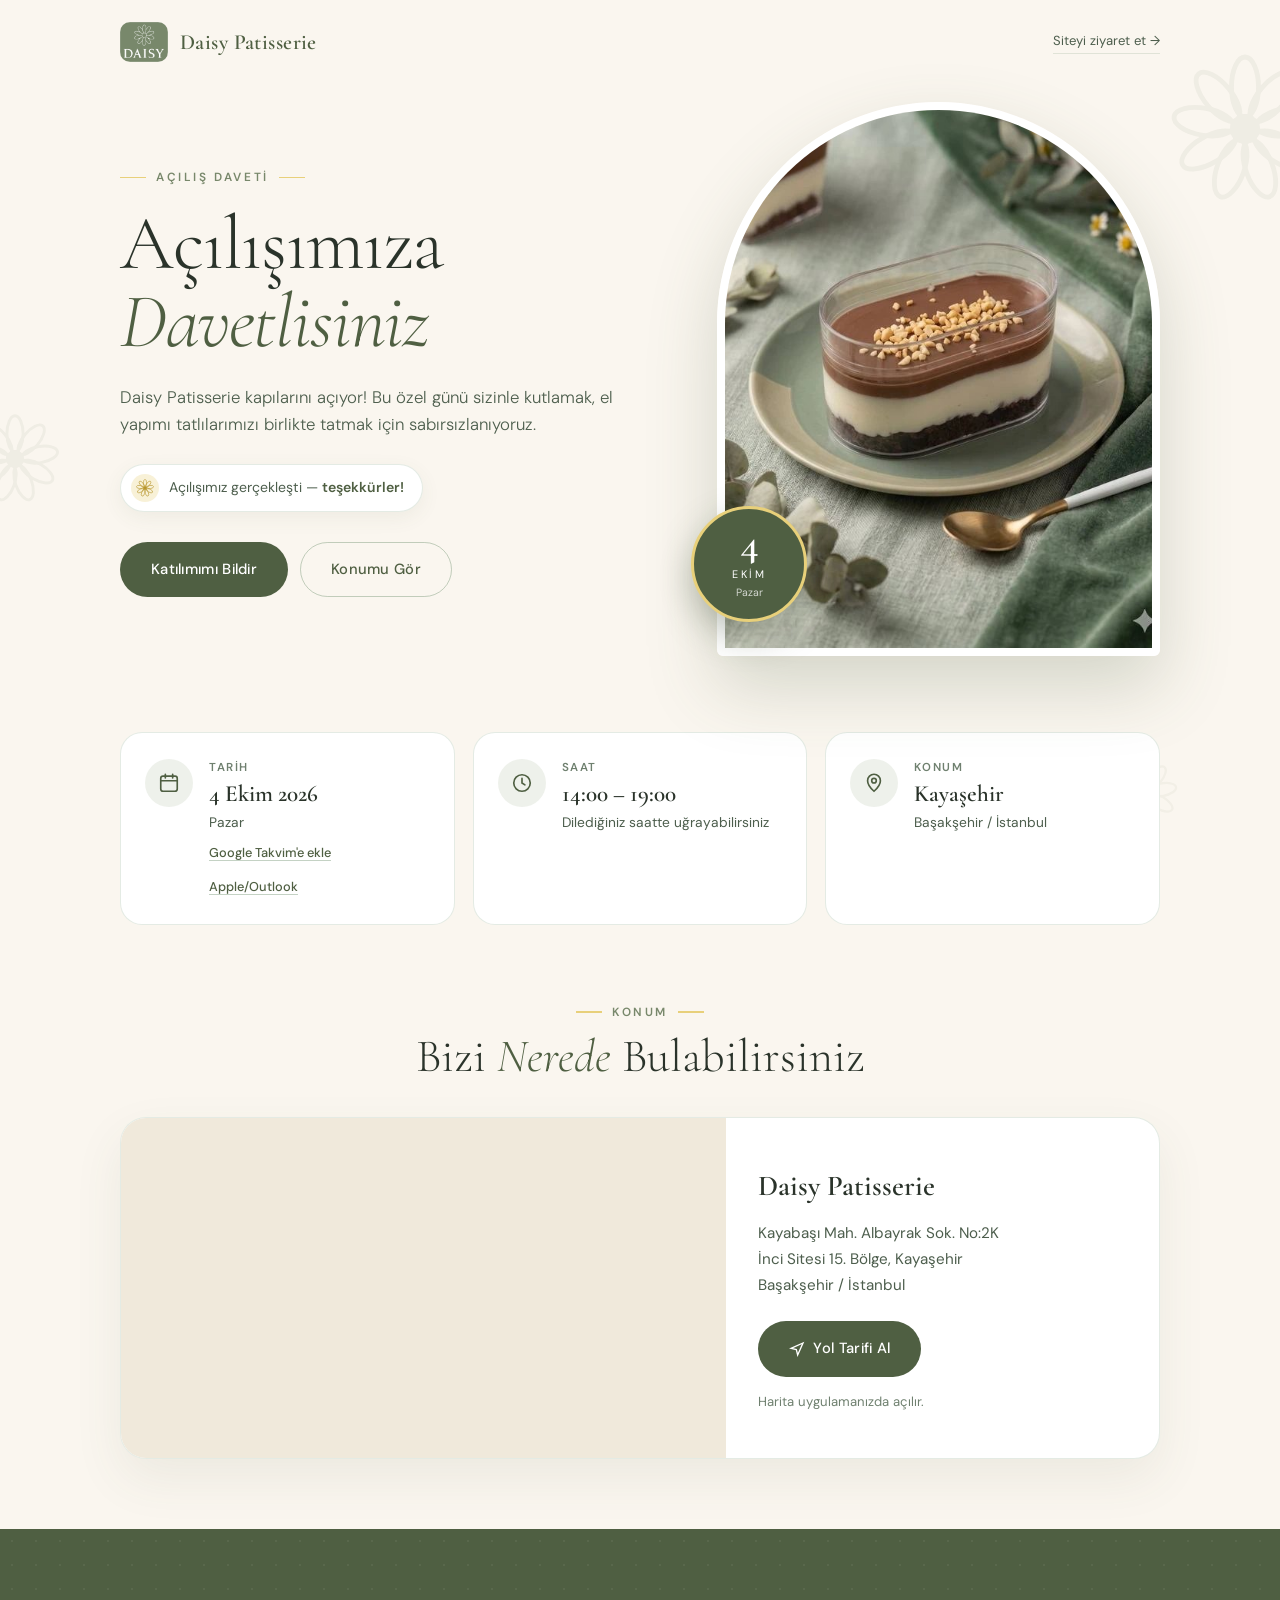
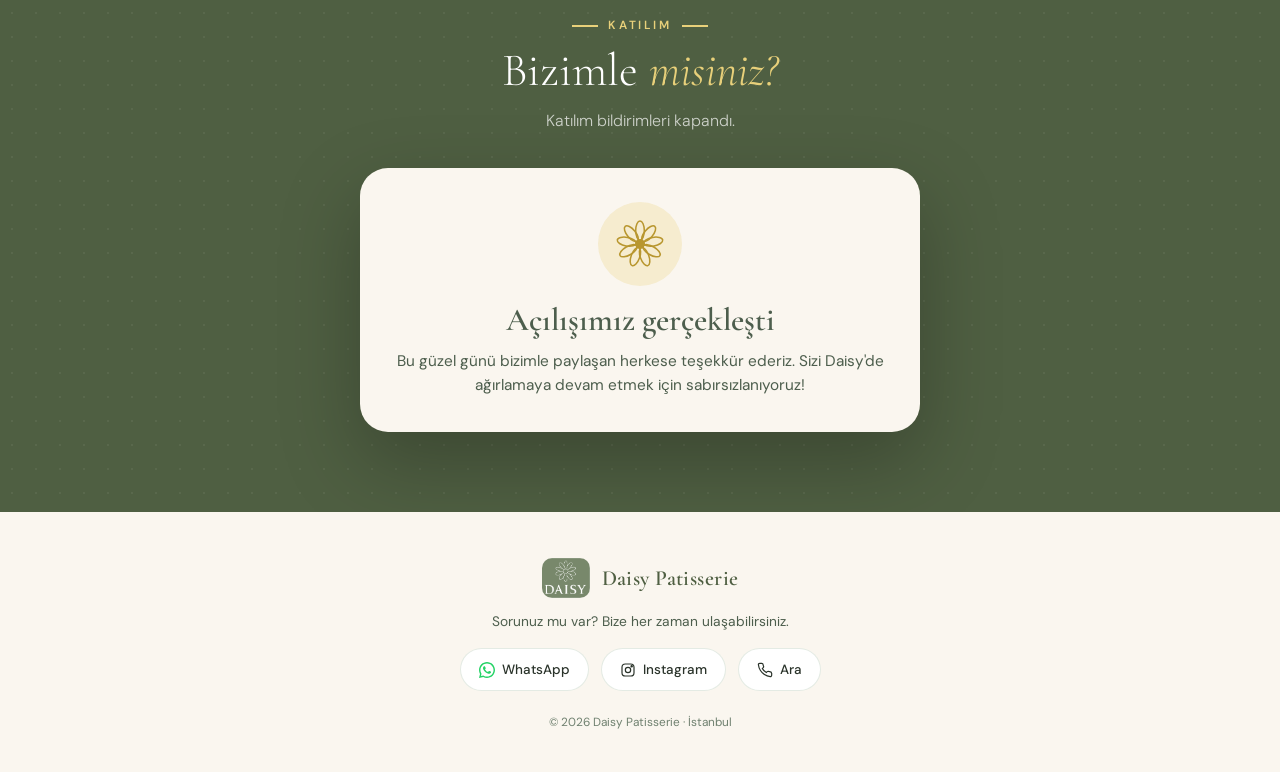
<file: davet/index.html>
<!DOCTYPE html>
<html lang="tr">
<head>
<meta charset="UTF-8">
<meta name="viewport" content="width=device-width, initial-scale=1.0, viewport-fit=cover">
<title>Açılışımıza Davetlisiniz · Daisy Patisserie</title>
<meta name="description" content="Daisy Patisserie açılışına davetlisiniz! 4 Ekim 2026 Pazar, 14:00 – 19:00 · Kayaşehir, Başakşehir.">
<meta name="robots" content="noindex">
<meta name="theme-color" content="#4f5f42">
<meta property="og:type" content="website">
<meta property="og:title" content="🌼 Açılışımıza Davetlisiniz · Daisy Patisserie">
<meta property="og:description" content="4 Ekim Pazar · 14:00 – 19:00 · Kayaşehir, Başakşehir. Katılım durumunuzu bildirmek için tıklayın.">
<meta property="og:image" content="https://www.daisypatisserie.com/davet/kapak-2.jpg">
<meta property="og:url" content="https://www.daisypatisserie.com/davet/">
<meta name="twitter:card" content="summary_large_image">
<link rel="icon" href="logo.png">
<link rel="preconnect" href="https://fonts.googleapis.com">
<link rel="preconnect" href="https://fonts.gstatic.com" crossorigin>
<link href="https://fonts.googleapis.com/css2?family=Cormorant+Garamond:ital,wght@0,300;0,400;0,600;1,300;1,400&family=DM+Sans:wght@300;400;500;600&display=swap" rel="stylesheet">
<style>
  :root {
    --sage: #78886b;
    --sage-light: #95a882;
    --sage-deep: #4f5f42;
    --sage-ink: #3d4a33;
    --cream: #FAF6EF;
    --cream-dark: #F0E9DB;
    --white: #FFFFFF;
    --text-dark: #2a332a;
    --text-mid: #4D5E4D;
    --text-light: #6f806f;
    --daisy-yellow: #E8D07A;
    --daisy-gold: #b8962e;
    --whatsapp: #25D366;
    --danger: #b0413e;
    --line: rgba(107,143,107,0.18);
    --ease: cubic-bezier(0.22,0.61,0.36,1);
  }
  * { margin: 0; padding: 0; box-sizing: border-box; }
  html { scroll-behavior: smooth; -webkit-text-size-adjust: 100%; }
  body {
    font-family: 'DM Sans', system-ui, sans-serif;
    background: var(--cream); color: var(--text-dark);
    line-height: 1.6; overflow-x: hidden;
    -webkit-font-smoothing: antialiased;
  }
  img { display: block; max-width: 100%; }
  a { color: inherit; }
  button, input, textarea { font: inherit; color: inherit; }
  ::selection { background: var(--sage); color: #fff; }
  :focus-visible { outline: 2px solid var(--sage-deep); outline-offset: 3px; border-radius: 6px; }

  .wrap { max-width: 1080px; margin: 0 auto; padding: 0 20px; }
  .serif { font-family: 'Cormorant Garamond', Georgia, serif; }

  /* ── Arka plan papatyaları ── */
  .bg-daisies { position: fixed; inset: 0; pointer-events: none; z-index: 0; overflow: hidden; }
  .bg-daisies svg { position: absolute; color: var(--sage); opacity: 0.08; animation: sway 9s ease-in-out infinite; }
  .bg-daisies svg:nth-child(1) { width: 150px; top: 6%;  right: -40px; }
  .bg-daisies svg:nth-child(2) { width: 90px;  top: 46%; left: -30px; animation-delay: -3s; }
  .bg-daisies svg:nth-child(3) { width: 70px;  bottom: 8%; right: 8%; animation-delay: -6s; opacity: 0.06; }
  @keyframes sway { 0%,100% { transform: rotate(0deg) translateY(0); } 50% { transform: rotate(12deg) translateY(-10px); } }

  main, header, footer { position: relative; z-index: 1; }

  /* ── Üst ── */
  .top { padding: 22px 0 0; }
  .top .wrap { display: flex; align-items: center; justify-content: space-between; }
  .brand { display: flex; align-items: center; gap: 12px; text-decoration: none; }
  .brand img { width: 48px; height: 40px; object-fit: cover; border-radius: 10px; }
  .brand span { font-family: 'Cormorant Garamond', serif; font-size: 1.35rem; font-weight: 600; letter-spacing: 0.02em; color: var(--sage-deep); }
  .top-link { font-size: 0.82rem; color: var(--text-mid); text-decoration: none; border-bottom: 1px solid var(--line); padding-bottom: 2px; }
  .top-link:hover { color: var(--sage-deep); border-color: var(--sage); }

  /* ── Hero ── */
  .hero { padding: 40px 0 56px; }
  .hero .wrap { display: grid; grid-template-columns: 1.1fr 0.9fr; gap: 56px; align-items: center; }
  .eyebrow {
    display: inline-flex; align-items: center; gap: 10px;
    font-size: 0.74rem; letter-spacing: 0.22em; text-transform: uppercase;
    color: var(--sage); font-weight: 600; margin-bottom: 18px;
  }
  .eyebrow::before, .eyebrow::after { content: ''; width: 26px; height: 1.5px; background: var(--daisy-yellow); }
  h1 {
    font-family: 'Cormorant Garamond', serif; font-weight: 300;
    font-size: clamp(2.8rem, 7vw, 4.8rem); line-height: 1.02; letter-spacing: -0.015em;
    color: var(--text-dark);
  }
  h1 em { font-style: italic; color: var(--sage-deep); display: block; }
  .lead { margin-top: 22px; font-size: 1.05rem; font-weight: 300; color: var(--text-mid); max-width: 30em; }
  .countdown {
    margin-top: 26px; display: inline-flex; align-items: center; gap: 10px;
    background: var(--white); border: 1px solid var(--line); border-radius: 50px;
    padding: 9px 18px 9px 10px; font-size: 0.88rem; color: var(--text-mid);
    box-shadow: 0 6px 20px rgba(79,95,66,0.07);
  }
  .countdown b { color: var(--sage-deep); font-weight: 600; }
  .countdown .dot {
    width: 28px; height: 28px; border-radius: 50%; background: rgba(232,208,122,0.3);
    display: grid; place-items: center; color: var(--daisy-gold);
  }
  .hero-actions { margin-top: 30px; display: flex; gap: 12px; flex-wrap: wrap; }
  .btn {
    display: inline-flex; align-items: center; justify-content: center; gap: 8px;
    padding: 15px 30px; border-radius: 50px; border: 1.5px solid transparent;
    font-size: 0.92rem; font-weight: 500; letter-spacing: 0.02em;
    text-decoration: none; cursor: pointer; transition: transform 0.25s var(--ease), box-shadow 0.25s, background 0.25s, color 0.25s, border-color 0.25s;
  }
  .btn:hover { transform: translateY(-2px); }
  .btn-primary { background: var(--sage-deep); color: #fff; }
  .btn-primary:hover { background: var(--sage-ink); box-shadow: 0 10px 28px rgba(79,95,66,0.3); }
  .btn-ghost { background: transparent; color: var(--sage-deep); border-color: rgba(107,143,107,0.4); }
  .btn-ghost:hover { background: rgba(107,143,107,0.08); border-color: var(--sage); }

  .hero-visual { position: relative; }
  .arch {
    position: relative; aspect-ratio: 4 / 5; border-radius: 999px 999px 28px 28px; overflow: hidden;
    box-shadow: 0 30px 70px rgba(79,95,66,0.22);
    border: 8px solid var(--white);
  }
  .arch img { width: 100%; height: 100%; object-fit: cover; }
  .stamp {
    position: absolute; left: -26px; bottom: 34px;
    width: 116px; height: 116px; border-radius: 50%;
    background: var(--sage-deep); color: #fff;
    display: flex; flex-direction: column; align-items: center; justify-content: center; text-align: center;
    box-shadow: 0 14px 34px rgba(61,74,51,0.35);
    border: 3px solid var(--daisy-yellow);
  }
  .stamp .d { font-family: 'Cormorant Garamond', serif; font-size: 2.6rem; font-weight: 600; line-height: 0.9; }
  .stamp .m { font-size: 0.68rem; letter-spacing: 0.22em; text-transform: uppercase; margin-top: 4px; }
  .stamp .w { font-size: 0.66rem; opacity: 0.75; margin-top: 2px; }

  /* ── Bilgi kartları ── */
  .section-head { text-align: center; margin-bottom: 34px; }
  .section-head .eyebrow { margin-bottom: 10px; }
  .section-head h2 { font-family: 'Cormorant Garamond', serif; font-weight: 300; font-size: clamp(2rem, 4.6vw, 2.9rem); line-height: 1.1; }
  .section-head h2 em { font-style: italic; color: var(--sage-deep); }

  .details { padding: 20px 0 60px; }
  .detail-grid { display: grid; grid-template-columns: repeat(3, 1fr); gap: 18px; }
  .detail {
    background: var(--white); border: 1px solid var(--line); border-radius: 22px;
    padding: 26px 24px; display: flex; gap: 16px; align-items: flex-start;
    transition: transform 0.3s var(--ease), box-shadow 0.3s;
  }
  .detail:hover { transform: translateY(-4px); box-shadow: 0 18px 40px rgba(79,95,66,0.1); }
  .detail .ico {
    flex-shrink: 0; width: 48px; height: 48px; border-radius: 50%;
    background: rgba(149,168,130,0.16); color: var(--sage-deep);
    display: grid; place-items: center;
  }
  .detail small { display: block; font-size: 0.72rem; letter-spacing: 0.14em; text-transform: uppercase; color: var(--text-light); font-weight: 600; }
  .detail strong { display: block; font-family: 'Cormorant Garamond', serif; font-size: 1.45rem; font-weight: 600; color: var(--text-dark); line-height: 1.2; margin-top: 4px; }
  .detail span { display: block; font-size: 0.86rem; color: var(--text-mid); margin-top: 2px; }
  .cal-links { display: flex; gap: 14px; flex-wrap: wrap; margin-top: 10px; }
  .cal-links a, .cal-links button {
    background: none; border: none; cursor: pointer; padding: 0;
    font-size: 0.8rem; font-weight: 500; color: var(--sage-deep);
    text-decoration: underline; text-decoration-color: rgba(107,143,107,0.4); text-underline-offset: 3px;
  }
  .cal-links a:hover, .cal-links button:hover { text-decoration-color: var(--sage-deep); }

  /* ── Harita ── */
  .location { padding: 10px 0 70px; }
  .map-card {
    display: grid; grid-template-columns: 1.4fr 1fr; background: var(--white);
    border: 1px solid var(--line); border-radius: 26px; overflow: hidden;
    box-shadow: 0 20px 50px rgba(79,95,66,0.08);
  }
  .map-frame { min-height: 340px; background: var(--cream-dark); }
  .map-frame iframe { width: 100%; height: 100%; min-height: 340px; border: 0; display: block; filter: saturate(0.85); }
  .map-info { padding: 34px 32px; display: flex; flex-direction: column; justify-content: center; }
  .map-info h3 { font-family: 'Cormorant Garamond', serif; font-size: 1.8rem; font-weight: 600; color: var(--text-dark); margin-bottom: 12px; }
  .map-info address { font-style: normal; font-size: 0.95rem; color: var(--text-mid); line-height: 1.7; }
  .map-info .btn { margin-top: 22px; align-self: flex-start; }
  .map-info .sub-link { margin-top: 14px; font-size: 0.82rem; color: var(--text-light); }

  /* ── Katılım (RSVP) ── */
  .rsvp { background: var(--sage-deep); padding: 80px 0; position: relative; overflow: hidden; }
  .rsvp::before {
    content: ''; position: absolute; inset: 0; pointer-events: none; opacity: 0.06;
    background-image: radial-gradient(rgba(255,255,255,0.9) 1px, transparent 1px);
    background-size: 24px 24px;
  }
  .rsvp .section-head h2 { color: #fff; }
  .rsvp .section-head h2 em { color: var(--daisy-yellow); }
  .rsvp .section-head p { color: rgba(255,255,255,0.72); margin-top: 12px; font-weight: 300; }
  .rsvp .eyebrow { color: var(--daisy-yellow); }

  .rsvp-card {
    position: relative; max-width: 560px; margin: 0 auto;
    background: var(--cream); border-radius: 28px; padding: 34px 32px;
    box-shadow: 0 30px 80px rgba(0,0,0,0.25);
  }
  .q-label { display: block; font-size: 0.78rem; letter-spacing: 0.12em; text-transform: uppercase; color: var(--text-light); font-weight: 600; margin-bottom: 10px; }
  .choice-row { display: grid; grid-template-columns: 1fr 1fr; gap: 12px; }
  .choice {
    display: flex; flex-direction: column; align-items: center; gap: 6px; text-align: center;
    padding: 20px 12px; border-radius: 18px; cursor: pointer;
    background: var(--white); border: 2px solid var(--line);
    transition: all 0.25s var(--ease);
  }
  .choice .em { font-size: 1.7rem; line-height: 1; }
  .choice .t { font-weight: 600; font-size: 0.98rem; color: var(--text-dark); }
  .choice .s { font-size: 0.76rem; color: var(--text-light); }
  .choice:hover { border-color: var(--sage-light); transform: translateY(-2px); }
  .choice[aria-pressed="true"].yes { border-color: var(--sage-deep); background: rgba(149,168,130,0.14); box-shadow: 0 8px 22px rgba(79,95,66,0.14); }
  .choice[aria-pressed="true"].no { border-color: var(--text-light); background: var(--cream-dark); }

  .fields { display: none; margin-top: 24px; }
  .fields.show { display: block; animation: rise 0.4s var(--ease); }
  @keyframes rise { from { opacity: 0; transform: translateY(8px); } to { opacity: 1; transform: none; } }
  .field { margin-bottom: 18px; }
  .field label { display: block; font-size: 0.86rem; font-weight: 500; color: var(--text-dark); margin-bottom: 7px; }
  .field label i { font-style: normal; font-weight: 400; color: var(--text-light); }
  .input {
    width: 100%; padding: 14px 16px; border-radius: 14px;
    background: var(--white); border: 1.5px solid rgba(107,143,107,0.25);
    font-size: 1rem; outline: none; transition: border-color 0.2s, box-shadow 0.2s;
  }
  .input:focus { border-color: var(--sage); box-shadow: 0 0 0 4px rgba(149,168,130,0.18); }
  textarea.input { resize: vertical; min-height: 84px; }
  .input.err { border-color: var(--danger); }

  .stepper { display: inline-flex; align-items: center; background: var(--white); border: 1.5px solid rgba(107,143,107,0.25); border-radius: 50px; padding: 5px; }
  .stepper button {
    width: 42px; height: 42px; border-radius: 50%; border: none; cursor: pointer;
    background: rgba(149,168,130,0.16); color: var(--sage-deep); font-size: 1.3rem; line-height: 1;
    transition: background 0.2s, color 0.2s;
  }
  .stepper button:hover:not(:disabled) { background: var(--sage-deep); color: #fff; }
  .stepper button:disabled { opacity: 0.35; cursor: default; }
  .stepper output { min-width: 64px; text-align: center; font-family: 'Cormorant Garamond', serif; font-size: 1.7rem; font-weight: 600; color: var(--text-dark); }
  .stepper-hint { display: block; font-size: 0.78rem; color: var(--text-light); margin-top: 6px; }

  .submit { width: 100%; margin-top: 8px; padding: 17px; font-size: 1rem; }
  .submit[disabled] { opacity: 0.7; cursor: progress; transform: none; }
  .form-msg { display: none; margin-top: 14px; padding: 12px 14px; border-radius: 12px; font-size: 0.88rem; }
  .form-msg.show { display: block; }
  .form-msg.error { background: rgba(176,65,62,0.1); color: var(--danger); border: 1px solid rgba(176,65,62,0.25); }
  .privacy { margin-top: 16px; font-size: 0.74rem; color: var(--text-light); text-align: center; }

  .done { display: none; text-align: center; }
  .done.show { display: block; animation: rise 0.5s var(--ease); }
  .done .big { width: 84px; height: 84px; margin: 0 auto 16px; border-radius: 50%; display: grid; place-items: center; background: rgba(232,208,122,0.28); color: var(--daisy-gold); }
  .done h3 { font-family: 'Cormorant Garamond', serif; font-size: 2rem; font-weight: 600; line-height: 1.15; }
  .done p { margin-top: 10px; color: var(--text-mid); font-size: 0.96rem; }
  .done .summary { margin: 18px auto 0; display: inline-block; background: var(--white); border: 1px solid var(--line); border-radius: 14px; padding: 12px 18px; font-size: 0.9rem; color: var(--text-mid); }
  .done .summary b { color: var(--text-dark); }
  .done .cal-links { justify-content: center; margin-top: 18px; }
  .done .change { margin-top: 22px; background: none; border: none; cursor: pointer; font-size: 0.84rem; color: var(--text-light); text-decoration: underline; text-underline-offset: 3px; }
  .done .change:hover { color: var(--text-dark); }

  .closed { display: none; text-align: center; color: var(--text-mid); }
  .closed.show { display: block; }

  /* ── Alt ── */
  footer { padding: 46px 0 40px; text-align: center; }
  footer .brand { justify-content: center; }
  footer p { margin-top: 12px; font-size: 0.86rem; color: var(--text-mid); }
  .foot-links { margin-top: 16px; display: flex; justify-content: center; gap: 12px; flex-wrap: wrap; }
  .foot-links a {
    display: inline-flex; align-items: center; gap: 7px; text-decoration: none;
    padding: 10px 18px; border-radius: 50px; font-size: 0.84rem; font-weight: 500;
    background: var(--white); border: 1px solid var(--line); color: var(--text-dark);
    transition: border-color 0.2s, transform 0.2s;
  }
  .foot-links a:hover { border-color: var(--sage); transform: translateY(-2px); }
  .foot-links a.wa svg { color: var(--whatsapp); }
  .copy { margin-top: 22px; font-size: 0.74rem; color: var(--text-light); }

  /* ── Konfeti papatyalar ── */
  .confetti { position: fixed; inset: 0; pointer-events: none; z-index: 50; overflow: hidden; }
  .confetti svg { position: absolute; top: -40px; animation: fall linear forwards; color: var(--daisy-yellow); }
  @keyframes fall { to { transform: translateY(110vh) rotate(540deg); opacity: 0.2; } }

  /* ── Duyarlı düzen ── */
  @media (max-width: 860px) {
    .hero { padding: 26px 0 44px; }
    .hero .wrap { grid-template-columns: 1fr; gap: 34px; }
    .hero-visual { order: -1; max-width: 230px; margin: 0 auto; width: 64%; }
    .arch { border-width: 6px; }
    .hero-text { text-align: center; }
    .lead { margin-left: auto; margin-right: auto; }
    .hero-actions { justify-content: center; }
    .stamp { left: -30px; bottom: 18px; width: 84px; height: 84px; }
    .stamp .d { font-size: 1.9rem; }
    .stamp .m { font-size: 0.6rem; }
    .detail-grid { grid-template-columns: 1fr; }
    .map-card { grid-template-columns: 1fr; }
    .map-frame, .map-frame iframe { min-height: 260px; }
    .map-info { padding: 26px 22px; }
  }
  @media (max-width: 480px) {
    .rsvp { padding: 60px 0; }
    .rsvp-card { padding: 26px 18px; border-radius: 22px; }
    .choice { padding: 16px 8px; }
    .hero-actions { flex-direction: column; }
    .hero-actions .btn { width: 100%; white-space: nowrap; }
    .top-link { display: none; }
  }
  @media (prefers-reduced-motion: reduce) {
    *, *::before, *::after { animation: none !important; transition: none !important; }
    html { scroll-behavior: auto; }
  }
</style>
</head>
<body>

<svg width="0" height="0" style="position:absolute" aria-hidden="true">
  <symbol id="daisy" viewBox="0 0 100 100">
    <g fill="none" stroke="currentColor" stroke-width="3.2">
      <ellipse cx="50" cy="22" rx="9" ry="20"/>
      <ellipse cx="50" cy="22" rx="9" ry="20" transform="rotate(40 50 50)"/>
      <ellipse cx="50" cy="22" rx="9" ry="20" transform="rotate(80 50 50)"/>
      <ellipse cx="50" cy="22" rx="9" ry="20" transform="rotate(120 50 50)"/>
      <ellipse cx="50" cy="22" rx="9" ry="20" transform="rotate(160 50 50)"/>
      <ellipse cx="50" cy="22" rx="9" ry="20" transform="rotate(200 50 50)"/>
      <ellipse cx="50" cy="22" rx="9" ry="20" transform="rotate(240 50 50)"/>
      <ellipse cx="50" cy="22" rx="9" ry="20" transform="rotate(280 50 50)"/>
      <ellipse cx="50" cy="22" rx="9" ry="20" transform="rotate(320 50 50)"/>
    </g>
    <circle cx="50" cy="50" r="10" fill="currentColor"/>
  </symbol>
</svg>

<div class="bg-daisies" aria-hidden="true">
  <svg viewBox="0 0 100 100"><use href="#daisy"/></svg>
  <svg viewBox="0 0 100 100"><use href="#daisy"/></svg>
  <svg viewBox="0 0 100 100"><use href="#daisy"/></svg>
</div>

<header class="top">
  <div class="wrap">
    <a class="brand" href="https://www.daisypatisserie.com/">
      <img src="logo.png" alt="">
      <span>Daisy Patisserie</span>
    </a>
    <a class="top-link" href="https://www.daisypatisserie.com/">Siteyi ziyaret et →</a>
  </div>
</header>

<main>
  <!-- HERO -->
  <section class="hero">
    <div class="wrap">
      <div class="hero-text">
        <div class="eyebrow">Açılış Daveti</div>
        <h1>Açılışımıza <em>Davetlisiniz</em></h1>
        <p class="lead">Daisy Patisserie kapılarını açıyor! Bu özel günü sizinle kutlamak, el yapımı tatlılarımızı birlikte tatmak için sabırsızlanıyoruz.</p>
        <div class="countdown" id="countdown">
          <span class="dot"><svg width="18" height="18" viewBox="0 0 100 100"><use href="#daisy"/></svg></span>
          <span id="countdownText">4 Ekim Pazar · 14:00 – 19:00</span>
        </div>
        <div class="hero-actions">
          <a class="btn btn-primary" href="#katilim">Katılımımı Bildir</a>
          <a class="btn btn-ghost" href="#konum">Konumu Gör</a>
        </div>
      </div>
      <div class="hero-visual">
        <div class="arch"><img src="kapak-2.jpg" alt="Papatyalar arasında çikolatalı kup tatlısı" width="608" height="700"></div>
        <div class="stamp" aria-hidden="true">
          <span class="d">4</span>
          <span class="m">Ekim</span>
          <span class="w">Pazar</span>
        </div>
      </div>
    </div>
  </section>

  <!-- DETAYLAR -->
  <section class="details" aria-label="Etkinlik bilgileri">
    <div class="wrap">
      <div class="detail-grid">
        <div class="detail">
          <div class="ico"><svg width="22" height="22" viewBox="0 0 24 24" fill="none" stroke="currentColor" stroke-width="1.8" stroke-linecap="round"><rect x="3" y="4.5" width="18" height="16.5" rx="2.5"/><path d="M3 9.5h18M8 2.5v4M16 2.5v4"/></svg></div>
          <div>
            <small>Tarih</small>
            <strong>4 Ekim 2026</strong>
            <span>Pazar</span>
            <div class="cal-links">
              <a id="gcalLink" href="#" target="_blank" rel="noopener">Google Takvim'e ekle</a>
              <button type="button" onclick="downloadIcs()">Apple/Outlook</button>
            </div>
          </div>
        </div>
        <div class="detail">
          <div class="ico"><svg width="22" height="22" viewBox="0 0 24 24" fill="none" stroke="currentColor" stroke-width="1.8" stroke-linecap="round"><circle cx="12" cy="12" r="9"/><path d="M12 7v5l3.2 2"/></svg></div>
          <div>
            <small>Saat</small>
            <strong>14:00 – 19:00</strong>
            <span>Dilediğiniz saatte uğrayabilirsiniz</span>
          </div>
        </div>
        <div class="detail">
          <div class="ico"><svg width="22" height="22" viewBox="0 0 24 24" fill="none" stroke="currentColor" stroke-width="1.8" stroke-linecap="round"><path d="M12 21s-7-6.2-7-11.5A7 7 0 0 1 19 9.5C19 14.8 12 21 12 21z"/><circle cx="12" cy="9.5" r="2.5"/></svg></div>
          <div>
            <small>Konum</small>
            <strong>Kayaşehir</strong>
            <span>Başakşehir / İstanbul</span>
          </div>
        </div>
      </div>
    </div>
  </section>

  <!-- KONUM -->
  <section class="location" id="konum">
    <div class="wrap">
      <div class="section-head">
        <div class="eyebrow">Konum</div>
        <h2>Bizi <em>Nerede</em> Bulabilirsiniz</h2>
      </div>
      <div class="map-card">
        <div class="map-frame">
          <iframe id="mapFrame" title="Daisy Patisserie konumu" loading="lazy" referrerpolicy="no-referrer-when-downgrade"></iframe>
        </div>
        <div class="map-info">
          <h3>Daisy Patisserie</h3>
          <address>
            Kayabaşı Mah. Albayrak Sok. No:2K<br>
            İnci Sitesi 15. Bölge, Kayaşehir<br>
            Başakşehir / İstanbul
          </address>
          <a class="btn btn-primary" id="dirLink" href="#" target="_blank" rel="noopener">
            <svg width="16" height="16" viewBox="0 0 24 24" fill="none" stroke="currentColor" stroke-width="2" stroke-linecap="round"><path d="M3 11l18-8-8 18-2-8-8-2z"/></svg>
            Yol Tarifi Al
          </a>
          <div class="sub-link">Harita uygulamanızda açılır.</div>
        </div>
      </div>
    </div>
  </section>

  <!-- KATILIM -->
  <section class="rsvp" id="katilim">
    <div class="wrap">
      <div class="section-head">
        <div class="eyebrow">Katılım</div>
        <h2>Bizimle <em>misiniz?</em></h2>
        <p>Hazırlıklarımızı planlayabilmemiz için lütfen katılım durumunuzu bildirin.</p>
      </div>

      <div class="rsvp-card">
        <!-- Form -->
        <form id="rsvpForm" novalidate>
          <span class="q-label" id="choiceLabel">Katılım durumunuz</span>
          <div class="choice-row" role="group" aria-labelledby="choiceLabel">
            <button type="button" class="choice yes" id="btnYes" aria-pressed="false" onclick="choose(true)">
              <span class="em">🌼</span>
              <span class="t">Katılıyorum</span>
              <span class="s">Orada olacağım</span>
            </button>
            <button type="button" class="choice no" id="btnNo" aria-pressed="false" onclick="choose(false)">
              <span class="em">💌</span>
              <span class="t">Katılamıyorum</span>
              <span class="s">Bu sefer olmayacak</span>
            </button>
          </div>

          <div class="fields" id="fields">
            <div class="field">
              <label for="fName">Adınız Soyadınız</label>
              <input class="input" id="fName" type="text" autocomplete="name" maxlength="80" placeholder="Örn. Ayşe Yılmaz">
            </div>
            <div class="field" id="countField">
              <label>Kaç kişi geleceksiniz? <i>(siz dahil)</i></label>
              <div class="stepper">
                <button type="button" id="minusBtn" onclick="stepCount(-1)" aria-label="Azalt">−</button>
                <output id="countOut" aria-live="polite">1</output>
                <button type="button" id="plusBtn" onclick="stepCount(1)" aria-label="Arttır">+</button>
              </div>
              <span class="stepper-hint" id="countHint">Sadece siz</span>
            </div>
            <div class="field">
              <label for="fNote">Eklemek istediğiniz bir not <i>(isteğe bağlı)</i></label>
              <textarea class="input" id="fNote" maxlength="400" placeholder="Örn. Saat 16:00 gibi geleceğiz"></textarea>
            </div>
            <button type="submit" class="btn btn-primary submit" id="submitBtn">Yanıtımı Gönder</button>
            <div class="form-msg" id="formMsg" role="alert"></div>
            <p class="privacy">Bilgileriniz yalnızca açılış organizasyonu için kullanılır ve kimseyle paylaşılmaz.</p>
          </div>
        </form>

        <!-- Teşekkür -->
        <div class="done" id="doneView" aria-live="polite">
          <div class="big"><svg width="48" height="48" viewBox="0 0 100 100"><use href="#daisy"/></svg></div>
          <h3 id="doneTitle">Teşekkürler!</h3>
          <p id="doneText"></p>
          <div class="summary" id="doneSummary"></div>
          <div class="cal-links" id="doneCal">
            <a id="gcalLink2" href="#" target="_blank" rel="noopener">Google Takvim'e ekle</a>
            <button type="button" onclick="downloadIcs()">Apple/Outlook takvimine ekle</button>
          </div>
          <button type="button" class="change" onclick="editAnswer()">Yanıtımı değiştir</button>
        </div>

        <!-- Etkinlik bitti -->
        <div class="closed" id="closedView">
          <div class="done show" style="animation:none">
            <div class="big"><svg width="48" height="48" viewBox="0 0 100 100"><use href="#daisy"/></svg></div>
            <h3>Açılışımız gerçekleşti</h3>
            <p>Bu güzel günü bizimle paylaşan herkese teşekkür ederiz. Sizi Daisy'de ağırlamaya devam etmek için sabırsızlanıyoruz!</p>
          </div>
        </div>
      </div>
    </div>
  </section>
</main>

<footer>
  <div class="wrap">
    <a class="brand" href="https://www.daisypatisserie.com/">
      <img src="logo.png" alt="">
      <span>Daisy Patisserie</span>
    </a>
    <p>Sorunuz mu var? Bize her zaman ulaşabilirsiniz.</p>
    <div class="foot-links">
      <a class="wa" href="https://wa.me/905318575258?text=Merhaba%2C%20a%C3%A7%C4%B1l%C4%B1%C5%9F%20daveti%20hakk%C4%B1nda%20bilgi%20almak%20istiyorum." target="_blank" rel="noopener">
        <svg width="16" height="16" viewBox="0 0 24 24" fill="currentColor"><path d="M17.47 14.38c-.3-.15-1.76-.87-2.03-.97-.27-.1-.47-.15-.67.15-.2.3-.77.97-.94 1.16-.17.2-.35.22-.64.08-.3-.15-1.26-.46-2.39-1.48-.88-.79-1.48-1.76-1.65-2.06-.17-.3-.02-.46.13-.6.13-.14.3-.35.45-.52.15-.17.2-.3.3-.5.1-.2.05-.37-.03-.52-.07-.15-.67-1.61-.92-2.2-.24-.58-.49-.5-.67-.51h-.57c-.2 0-.52.07-.79.37-.27.3-1.04 1.02-1.04 2.48s1.07 2.88 1.21 3.07c.15.2 2.1 3.2 5.08 4.49.71.31 1.26.49 1.7.63.71.23 1.36.2 1.87.12.57-.09 1.76-.72 2.01-1.41.25-.7.25-1.29.17-1.41-.07-.13-.27-.2-.57-.35zM12 0C5.37 0 0 5.37 0 12c0 2.12.55 4.1 1.52 5.83L0 24l6.34-1.51A11.96 11.96 0 0 0 12 24c6.63 0 12-5.37 12-12S18.63 0 12 0zm0 21.82a9.82 9.82 0 0 1-5.01-1.37l-.36-.22-3.77.9.96-3.67-.24-.37A9.82 9.82 0 0 1 2.18 12C2.18 6.58 6.58 2.18 12 2.18S21.82 6.58 21.82 12 17.42 21.82 12 21.82z"/></svg>
        WhatsApp
      </a>
      <a href="https://www.instagram.com/daisypatisserie_/" target="_blank" rel="noopener">
        <svg width="16" height="16" viewBox="0 0 24 24" fill="none" stroke="currentColor" stroke-width="1.8"><rect x="3" y="3" width="18" height="18" rx="5"/><circle cx="12" cy="12" r="4"/><circle cx="17.5" cy="6.5" r="1" fill="currentColor"/></svg>
        Instagram
      </a>
      <a href="tel:+905318575258">
        <svg width="16" height="16" viewBox="0 0 24 24" fill="none" stroke="currentColor" stroke-width="1.8" stroke-linecap="round"><path d="M22 16.9v3a2 2 0 0 1-2.2 2 19.8 19.8 0 0 1-8.6-3.1 19.5 19.5 0 0 1-6-6A19.8 19.8 0 0 1 2.1 4.2 2 2 0 0 1 4.1 2h3a2 2 0 0 1 2 1.7c.1.9.4 1.8.7 2.7a2 2 0 0 1-.5 2.1L8 9.8a16 16 0 0 0 6 6l1.3-1.3a2 2 0 0 1 2.1-.4c.9.3 1.8.6 2.7.7a2 2 0 0 1 1.7 2z"/></svg>
        Ara
      </a>
    </div>
    <div class="copy">© 2026 Daisy Patisserie · İstanbul</div>
  </div>
</footer>

<script src="api.js?v=2"></script>
<script>
(function () {
  const EVENT_START = new Date('2026-10-04T14:00:00+03:00');
  const EVENT_END = new Date('2026-10-04T19:00:00+03:00');
  const ADDRESS = 'Kayabaşı Mah. Albayrak Sok. No:2K, İnci Sitesi 15. Bölge, Kayaşehir, Başakşehir, İstanbul';
  const MAP_Q = 'Daisy Patisserie, Kayaşehir, Başakşehir, İstanbul';
  const STORE_KEY = 'daisy_davet_2026';

  let attending = null;
  let count = 1;

  // ── Harita & yol tarifi ──
  document.getElementById('mapFrame').src = 'https://maps.google.com/maps?q=' + encodeURIComponent(MAP_Q) + '&z=16&hl=tr&output=embed';
  document.getElementById('dirLink').href = 'https://www.google.com/maps/dir/?api=1&destination=' + encodeURIComponent(MAP_Q);

  // ── Takvim ──
  const gcal = 'https://calendar.google.com/calendar/render?action=TEMPLATE'
    + '&text=' + encodeURIComponent('Daisy Patisserie Açılışı 🌼')
    + '&dates=20261004T110000Z/20261004T160000Z'
    + '&location=' + encodeURIComponent(ADDRESS)
    + '&details=' + encodeURIComponent('Daisy Patisserie açılışına davetlisiniz! https://www.daisypatisserie.com/davet/');
  document.getElementById('gcalLink').href = gcal;
  document.getElementById('gcalLink2').href = gcal;

  window.downloadIcs = function () {
    const ics = [
      'BEGIN:VCALENDAR', 'VERSION:2.0', 'PRODID:-//Daisy Patisserie//Davet//TR', 'CALSCALE:GREGORIAN',
      'BEGIN:VEVENT',
      'UID:daisy-acilis-20261004@daisypatisserie.com',
      'DTSTAMP:' + new Date().toISOString().replace(/[-:]/g, '').replace(/\.\d{3}/, ''),
      'DTSTART:20261004T110000Z', 'DTEND:20261004T160000Z',
      'SUMMARY:Daisy Patisserie Açılışı',
      'LOCATION:' + ADDRESS.replace(/,/g, '\\,'),
      'DESCRIPTION:Daisy Patisserie açılışına davetlisiniz!',
      'BEGIN:VALARM', 'TRIGGER:-PT3H', 'ACTION:DISPLAY', 'DESCRIPTION:Daisy Patisserie açılışı bugün', 'END:VALARM',
      'END:VEVENT', 'END:VCALENDAR'
    ].join('\r\n');
    const a = document.createElement('a');
    a.href = URL.createObjectURL(new Blob([ics], { type: 'text/calendar;charset=utf-8' }));
    a.download = 'daisy-patisserie-acilis.ics';
    document.body.appendChild(a); a.click(); a.remove();
  };

  // ── Geri sayım ──
  function updateCountdown() {
    const now = new Date();
    const el = document.getElementById('countdownText');
    if (now > EVENT_END) {
      el.innerHTML = 'Açılışımız gerçekleşti — <b>teşekkürler!</b>';
      return;
    }
    if (now >= EVENT_START) { el.innerHTML = '<b>Şu an açığız!</b> 19:00\'a kadar sizi bekliyoruz'; return; }
    const startOfToday = new Date(now.getFullYear(), now.getMonth(), now.getDate());
    const startOfEvent = new Date(2026, 9, 4);
    const days = Math.round((startOfEvent - startOfToday) / 86400000);
    if (days <= 0) el.innerHTML = '<b>Açılış bugün!</b> 14:00 – 19:00';
    else if (days === 1) el.innerHTML = '<b>Açılış yarın!</b> 14:00 – 19:00';
    else el.innerHTML = 'Açılışa <b>' + days + ' gün</b> kaldı · 4 Ekim Pazar';
  }
  updateCountdown();
  setInterval(updateCountdown, 60000);

  // ── Depolama ──
  function loadSaved() { try { return JSON.parse(localStorage.getItem(STORE_KEY) || 'null'); } catch (e) { return null; } }
  function save(v) { try { localStorage.setItem(STORE_KEY, JSON.stringify(v)); } catch (e) {} }
  function newId() {
    try { if (crypto.randomUUID) return crypto.randomUUID(); } catch (e) {}
    return 'id-' + Date.now().toString(36) + '-' + Math.random().toString(36).slice(2, 10);
  }

  // ── Seçim ──
  window.choose = function (yes) {
    attending = yes;
    document.getElementById('btnYes').setAttribute('aria-pressed', String(yes));
    document.getElementById('btnNo').setAttribute('aria-pressed', String(!yes));
    document.getElementById('fields').classList.add('show');
    document.getElementById('countField').style.display = yes ? '' : 'none';
    document.getElementById('fNote').placeholder = yes ? 'Örn. Saat 16:00 gibi geleceğiz' : 'Örn. Başarılar dilerim, en kısa zamanda uğrayacağım!';
    hideMsg();
    setTimeout(() => document.getElementById('fName').focus({ preventScroll: true }), 50);
  };

  window.stepCount = function (d) {
    count = Math.max(1, Math.min(10, count + d));
    document.getElementById('countOut').textContent = count;
    document.getElementById('minusBtn').disabled = count <= 1;
    document.getElementById('plusBtn').disabled = count >= 10;
    document.getElementById('countHint').textContent = count === 1 ? 'Sadece siz' : 'Siz ve ' + (count - 1) + ' kişi daha';
  };
  stepCount(0);

  function showMsg(t) { const m = document.getElementById('formMsg'); m.textContent = t; m.className = 'form-msg show error'; }
  function hideMsg() { document.getElementById('formMsg').className = 'form-msg'; }

  // ── Gönder ──
  document.getElementById('rsvpForm').addEventListener('submit', async function (e) {
    e.preventDefault();
    hideMsg();
    const nameEl = document.getElementById('fName');
    const name = nameEl.value.replace(/\s+/g, ' ').trim();
    if (attending === null) { showMsg('Lütfen önce katılım durumunuzu seçin.'); return; }
    if (name.length < 2) { nameEl.classList.add('err'); nameEl.focus(); showMsg('Lütfen adınızı ve soyadınızı yazın.'); return; }
    nameEl.classList.remove('err');
    if (!window.DAVET_API) { showMsg('Katılım sistemi kısa süre içinde aktif olacak. Lütfen biraz sonra tekrar deneyin.'); return; }

    const saved = loadSaved();
    const payload = {
      id: (saved && saved.id) || newId(),
      name: name,
      attending: attending,
      count: attending ? count : 0,
      note: document.getElementById('fNote').value.trim()
    };

    const btn = document.getElementById('submitBtn');
    btn.disabled = true; btn.textContent = 'Gönderiliyor...';
    try {
      // Aynı kayıt no ile tekrar göndermek güvenli (sunucu satırı günceller), bu yüzden bir kez yeniden denenir
      const send = async () => {
        const ctrl = new AbortController();
        const timer = setTimeout(() => ctrl.abort(), 20000);
        try {
          const res = await fetch(window.DAVET_API, {
            method: 'POST',
            headers: { 'Content-Type': 'text/plain;charset=utf-8' },
            body: JSON.stringify(payload),
            signal: ctrl.signal
          });
          return await res.json();
        } finally { clearTimeout(timer); }
      };
      let data;
      try { data = await send(); }
      catch (first) { await new Promise(r => setTimeout(r, 1200)); data = await send(); }
      if (!data.ok) throw new Error(data.error || 'Kayıt yapılamadı');
      save({ id: data.id || payload.id, name: payload.name, attending: payload.attending, count: payload.count, note: payload.note });
      showDone(true);
    } catch (err) {
      showMsg('Yanıtınız gönderilemedi. İnternet bağlantınızı kontrol edip tekrar deneyin' + (err && err.message && err.name !== 'AbortError' && !/fetch|JSON|network/i.test(err.message) ? ' (' + err.message + ')' : '') + '.');
    } finally {
      btn.disabled = false; btn.textContent = 'Yanıtımı Gönder';
    }
  });

  // ── Teşekkür görünümü ──
  function showDone(celebrate) {
    const s = loadSaved();
    if (!s) return;
    document.getElementById('rsvpForm').style.display = 'none';
    const v = document.getElementById('doneView');
    const first = s.name.split(' ')[0];
    if (s.attending) {
      document.getElementById('doneTitle').textContent = 'Harika, ' + first + '!';
      document.getElementById('doneText').textContent = 'Sizi 4 Ekim Pazar günü aramızda görmek için sabırsızlanıyoruz.';
      document.getElementById('doneSummary').innerHTML = '🌼 <b>' + (s.count === 1 ? '1 kişi' : s.count + ' kişi') + '</b> olarak kaydınız alındı';
      document.getElementById('doneSummary').style.display = '';
      document.getElementById('doneCal').style.display = '';
      if (celebrate) confetti();
    } else {
      document.getElementById('doneTitle').textContent = 'Teşekkürler, ' + first + '!';
      document.getElementById('doneText').textContent = 'Yanıtınız bize ulaştı. Sizi en kısa zamanda Daisy\'de ağırlamayı umuyoruz.';
      document.getElementById('doneSummary').style.display = 'none';
      document.getElementById('doneCal').style.display = 'none';
    }
    v.classList.add('show');
  }

  window.editAnswer = function () {
    const s = loadSaved();
    document.getElementById('doneView').classList.remove('show');
    document.getElementById('rsvpForm').style.display = '';
    if (s) {
      document.getElementById('fName').value = s.name || '';
      document.getElementById('fNote').value = s.note || '';
      count = s.count || 1; stepCount(0);
      choose(!!s.attending);
    }
  };

  function confetti() {
    if (window.matchMedia('(prefers-reduced-motion: reduce)').matches) return;
    const box = document.createElement('div');
    box.className = 'confetti';
    const colors = ['#E8D07A', '#ffffff', '#95a882', '#E8D07A'];
    for (let i = 0; i < 26; i++) {
      const s = document.createElementNS('http://www.w3.org/2000/svg', 'svg');
      s.setAttribute('viewBox', '0 0 100 100');
      const size = 16 + Math.random() * 22;
      s.style.width = s.style.height = size + 'px';
      s.style.left = (Math.random() * 100) + 'vw';
      s.style.color = colors[i % colors.length];
      s.style.animationDuration = (2.6 + Math.random() * 2.2) + 's';
      s.style.animationDelay = (Math.random() * 0.8) + 's';
      s.innerHTML = '<use href="#daisy"/>';
      box.appendChild(s);
    }
    document.body.appendChild(box);
    setTimeout(() => box.remove(), 6000);
  }

  // ── Başlangıç durumu ──
  if (new Date() > EVENT_END) {
    document.getElementById('rsvpForm').style.display = 'none';
    document.getElementById('closedView').classList.add('show');
    document.querySelector('.rsvp .section-head p').textContent = 'Katılım bildirimleri kapandı.';
  } else if (loadSaved()) {
    showDone(false);
  }
})();
</script>
</body>
</html>
</file>
